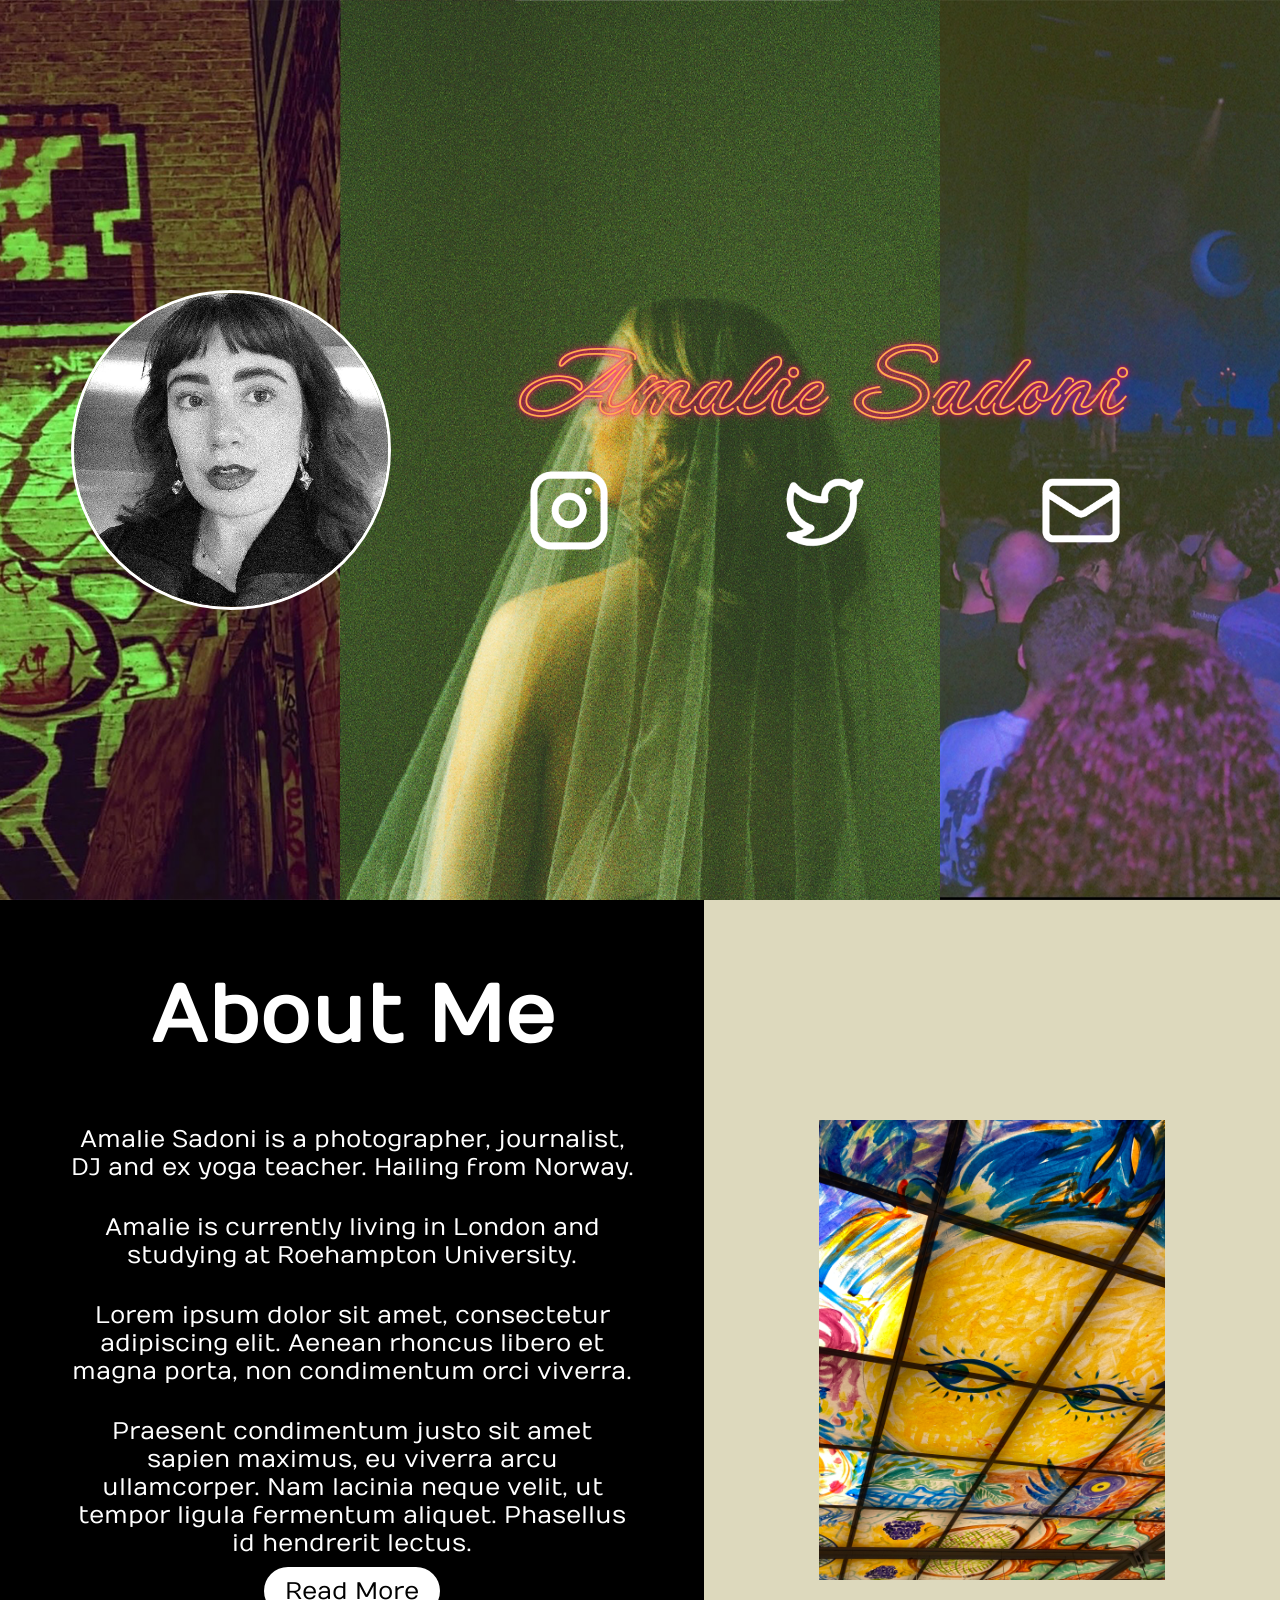
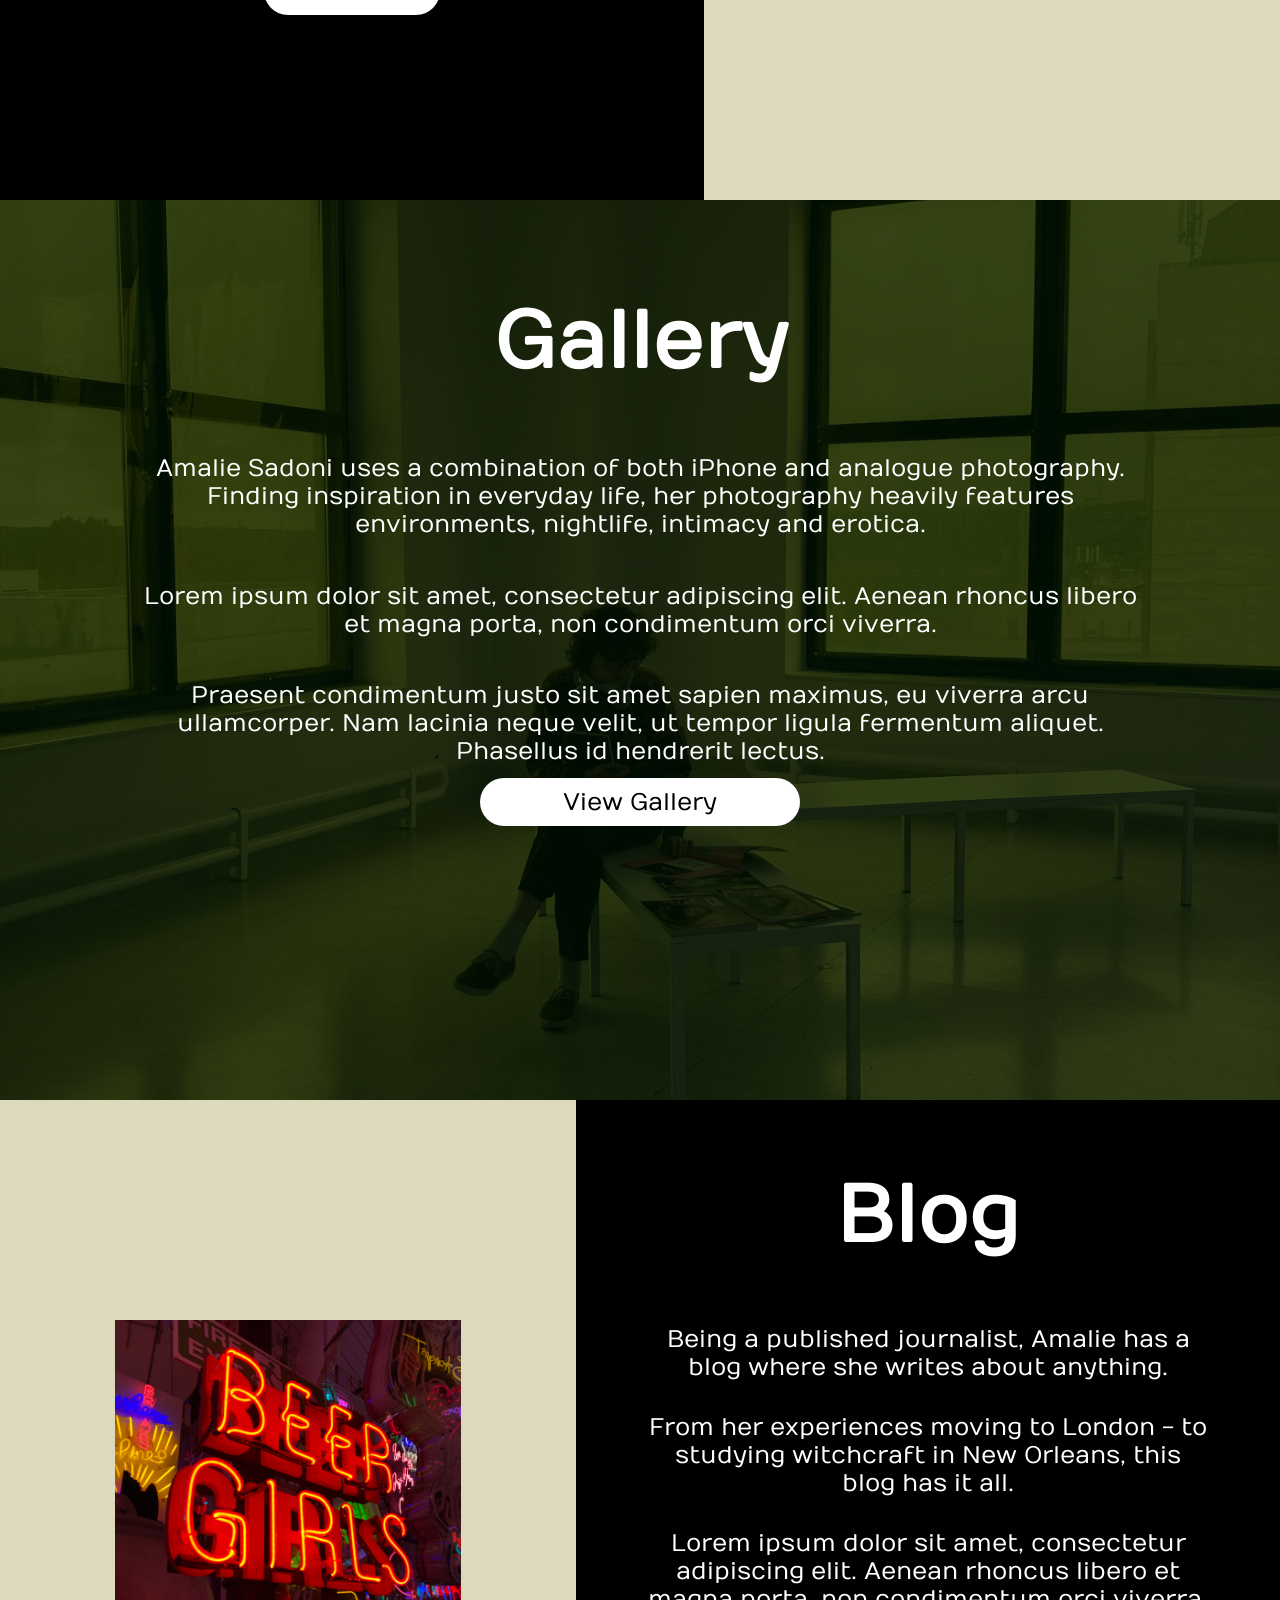
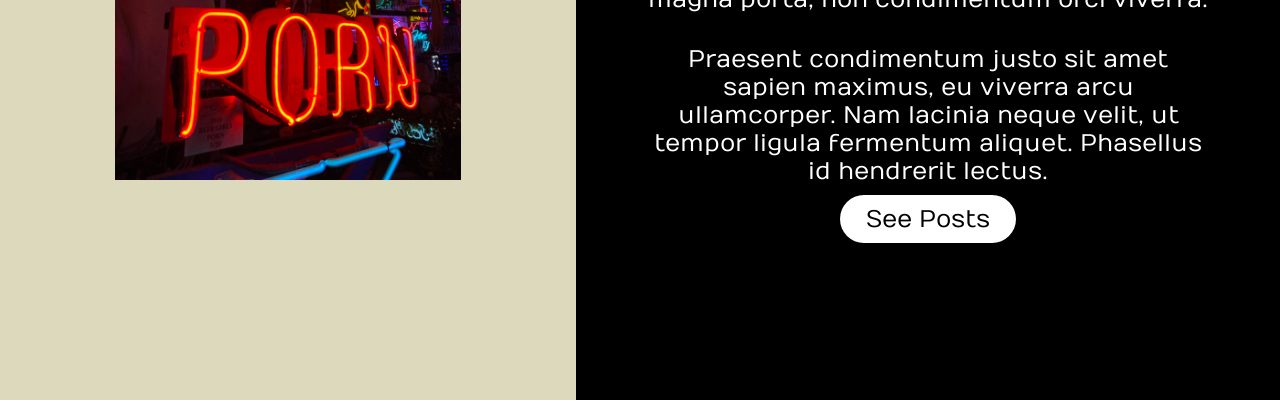
<file: index.html>
<!DOCTYPE html>
<html lang="en">
  <head>
    <meta charset="UTF-8" />
    <meta name="viewport" content="width=device-width, initial-scale=1.0" />
    <link href="styles.css" rel="stylesheet" />
    <title>Amalie Sadoni</title>
    <link rel="icon" type="image/x-icon" href="/Media/Small Asterisk.ico" />

    <!-- Google Font Imports-->
    <link rel="preconnect" href="https://fonts.googleapis.com">
    <link rel="preconnect" href="https://fonts.gstatic.com" crossorigin>
    <link href="https://fonts.googleapis.com/css2?family=Neonderthaw&display=swap" rel="stylesheet">
    <link rel="preconnect" href="https://fonts.googleapis.com">
    <link rel="preconnect" href="https://fonts.gstatic.com" crossorigin>
    <link href="https://fonts.googleapis.com/css2?family=Numans&display=swap" rel="stylesheet">
  
  </head>

  <body>

    <!--Splash-->
    <div class="section" id="Splash">
        <img src="Media/Amalie Avatar.png" id="Avatar" alt="A selfie of Amalie Sadoni">
        <h1 class="neonderthaw-regular neon">Amalie Sadoni</h1>
        <div class="socials">
          <a href="https://www.instagram.com/zenklubben/" target="_blank"><img src="Media/icons/instagram.png" alt="The instagram logo."></a>
          <a href="https://x.com/zenklubben" target="_blank"><img src="Media/icons/twitter.png" alt="The twitter logo."></a>
          <a href="mailto:notarealemail@gmail.com"><img src="Media/icons/mail.png" alt="A mail icon."></a>
        </div>
    </div>


    <!--About Me-->
    <div class="section section-grid" id="AboutMe">
      <div class="section-text">
        <h2>About Me</h2>
        <br>
        <p>Amalie Sadoni is a photographer, journalist, DJ and ex yoga teacher. Hailing from Norway.</p>
        <br>
        <p>Amalie is currently living in London and studying at Roehampton University.</p>
        <br>
        <p>Lorem ipsum dolor sit amet, consectetur adipiscing elit. Aenean rhoncus libero et magna porta, non condimentum orci viverra.</p>
        <br>
        <p>Praesent condimentum justo sit amet sapien maximus, eu viverra arcu ullamcorper. Nam lacinia neque velit, ut tempor ligula fermentum aliquet. Phasellus id hendrerit lectus.</p>
        <a class="button" href="aboutme.html">Read More</a>        
      </div>

      <div class="section-image">
        <img src="Media/Moon Glass Window.jpeg" alt="A window with paint on it depicting the sun with eyes.">
      </div>
    </div>


    <!--Gallery-->
    <div class="section" id="Gallery">
      <h2>Gallery</h2>
      <p>Amalie Sadoni uses a combination of both iPhone and analogue photography. Finding inspiration in everyday life, her photography heavily features environments, nightlife, intimacy and erotica.</p>
      <br>
      <p>Lorem ipsum dolor sit amet, consectetur adipiscing elit. Aenean rhoncus libero et magna porta, non condimentum orci viverra.</p>
      <br>
      <p>Praesent condimentum justo sit amet sapien maximus, eu viverra arcu ullamcorper. Nam lacinia neque velit, ut tempor ligula fermentum aliquet. Phasellus id hendrerit lectus.</p>
          <a class="button" href="gallery.html">View Gallery</a>
    </div>

    
    <!--Blog-->
    <div class="section section-grid" id="Blog">
      <div class="section-image">
        <img src="Media/Beer Girls Porn.jpeg" alt="A neon sign that reads: Beer, Girls, Porn.">
      </div>
      <div class="section-text">
        <h2>Blog</h2>
        <br>
        <p>Being a published journalist, Amalie has a blog where she writes about anything.</p>
        <br>
        <p>From her experiences moving to London - to studying witchcraft in New Orleans, this blog has it all.</p>
        <br>
        <p>Lorem ipsum dolor sit amet, consectetur adipiscing elit. Aenean rhoncus libero et magna porta, non condimentum orci viverra.</p>
        <br>
        <p>Praesent condimentum justo sit amet sapien maximus, eu viverra arcu ullamcorper. Nam lacinia neque velit, ut tempor ligula fermentum aliquet. Phasellus id hendrerit lectus.</p>
          <a class="button" href="blog.html">See Posts</a>
    </div>

</html>
</file>
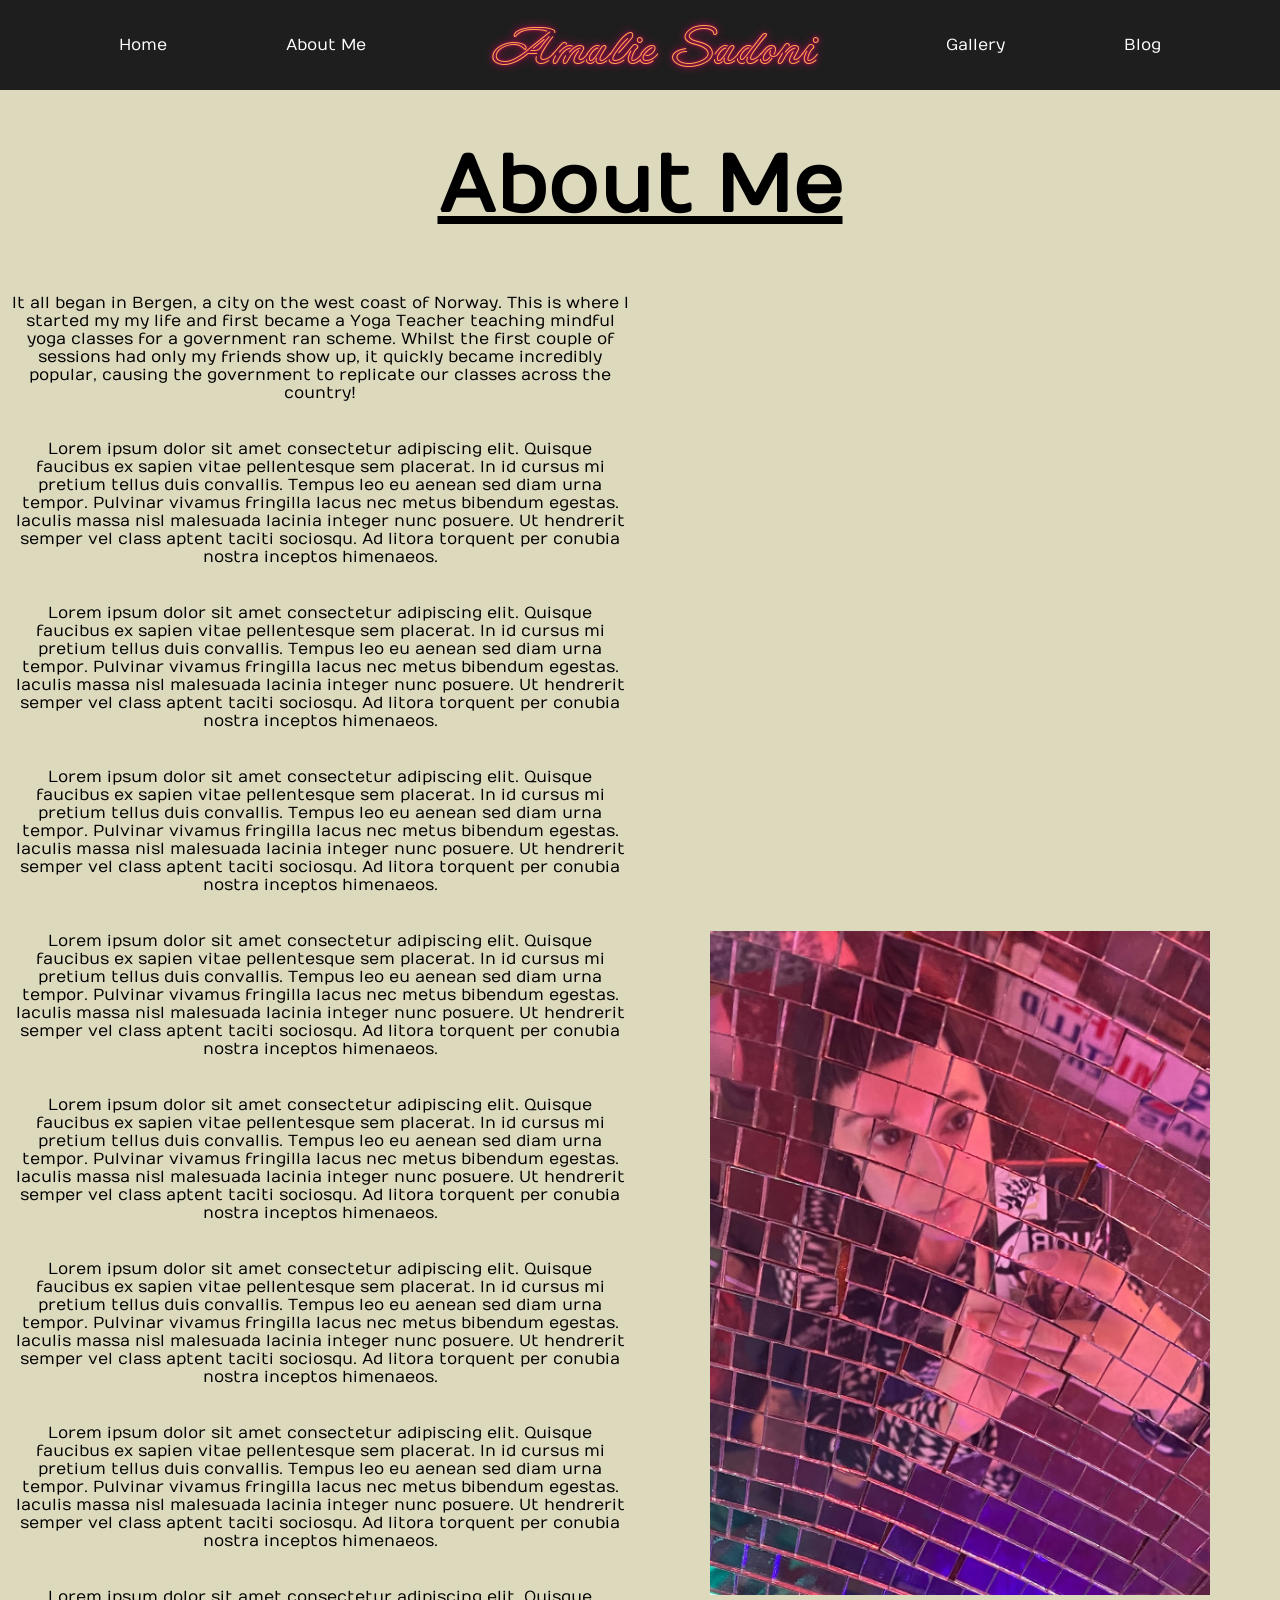
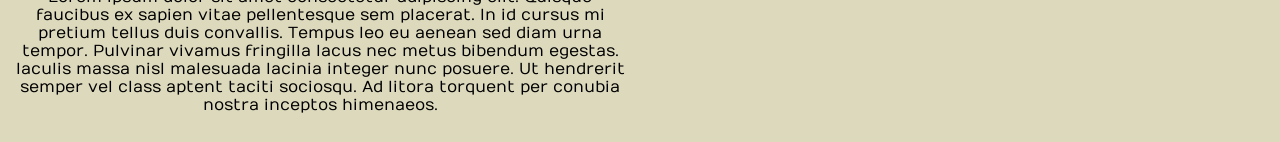
<file: aboutme.html>
<!DOCTYPE html>
<html lang="en">
  <head>
    <meta charset="UTF-8" />
    <meta name="viewport" content="width=device-width, initial-scale=1.0" />
    <link href="styles.css" rel="stylesheet" />
    <title>About Amalie</title>
    <link rel="icon" type="image/x-icon" href="/Media/Small Asterisk.ico" />

    <!-- Google Font Imports-->
    <link rel="preconnect" href="https://fonts.googleapis.com">
    <link rel="preconnect" href="https://fonts.gstatic.com" crossorigin>
    <link href="https://fonts.googleapis.com/css2?family=Neonderthaw&display=swap" rel="stylesheet">
    <link rel="preconnect" href="https://fonts.googleapis.com">
    <link rel="preconnect" href="https://fonts.gstatic.com" crossorigin>
    <link href="https://fonts.googleapis.com/css2?family=Numans&display=swap" rel="stylesheet">
  
  </head>

<body>
  <ul class="navbar">
    <li><a href="index.html">Home</a></li>
    <li><a href="aboutme.html">About Me</a></li>
    <li><a href="index.html"><h2 class="neonderthaw-regular neon">Amalie Sadoni</h2></a></li>
    <li><a href="gallery.html">Gallery</a></li>
    <li><a href="blog.html">Blog</a></li>
  </ul>

  <h1 class="page-title">About Me</h1>
  <div class="grid">
    <div class="aboutme">
      <p>It all began in Bergen, a city on the west coast of Norway. This is where I started my my life and first became a Yoga Teacher teaching mindful yoga classes for a government ran scheme. Whilst the first couple of sessions had only my friends show up, it quickly became incredibly popular, causing the government to replicate our classes across the country!</p>
      <br>
      <p>Lorem ipsum dolor sit amet consectetur adipiscing elit. Quisque faucibus ex sapien vitae pellentesque sem placerat. In id cursus mi pretium tellus duis convallis. Tempus leo eu aenean sed diam urna tempor. Pulvinar vivamus fringilla lacus nec metus bibendum egestas. Iaculis massa nisl malesuada lacinia integer nunc posuere. Ut hendrerit semper vel class aptent taciti sociosqu. Ad litora torquent per conubia nostra inceptos himenaeos.</p>
      <br>
      <p>Lorem ipsum dolor sit amet consectetur adipiscing elit. Quisque faucibus ex sapien vitae pellentesque sem placerat. In id cursus mi pretium tellus duis convallis. Tempus leo eu aenean sed diam urna tempor. Pulvinar vivamus fringilla lacus nec metus bibendum egestas. Iaculis massa nisl malesuada lacinia integer nunc posuere. Ut hendrerit semper vel class aptent taciti sociosqu. Ad litora torquent per conubia nostra inceptos himenaeos.</p>
      <br>
      <p>Lorem ipsum dolor sit amet consectetur adipiscing elit. Quisque faucibus ex sapien vitae pellentesque sem placerat. In id cursus mi pretium tellus duis convallis. Tempus leo eu aenean sed diam urna tempor. Pulvinar vivamus fringilla lacus nec metus bibendum egestas. Iaculis massa nisl malesuada lacinia integer nunc posuere. Ut hendrerit semper vel class aptent taciti sociosqu. Ad litora torquent per conubia nostra inceptos himenaeos.</p>
      <br>
      <p>Lorem ipsum dolor sit amet consectetur adipiscing elit. Quisque faucibus ex sapien vitae pellentesque sem placerat. In id cursus mi pretium tellus duis convallis. Tempus leo eu aenean sed diam urna tempor. Pulvinar vivamus fringilla lacus nec metus bibendum egestas. Iaculis massa nisl malesuada lacinia integer nunc posuere. Ut hendrerit semper vel class aptent taciti sociosqu. Ad litora torquent per conubia nostra inceptos himenaeos.</p>
      <br>
      <p>Lorem ipsum dolor sit amet consectetur adipiscing elit. Quisque faucibus ex sapien vitae pellentesque sem placerat. In id cursus mi pretium tellus duis convallis. Tempus leo eu aenean sed diam urna tempor. Pulvinar vivamus fringilla lacus nec metus bibendum egestas. Iaculis massa nisl malesuada lacinia integer nunc posuere. Ut hendrerit semper vel class aptent taciti sociosqu. Ad litora torquent per conubia nostra inceptos himenaeos.</p>
      <br>
      <p>Lorem ipsum dolor sit amet consectetur adipiscing elit. Quisque faucibus ex sapien vitae pellentesque sem placerat. In id cursus mi pretium tellus duis convallis. Tempus leo eu aenean sed diam urna tempor. Pulvinar vivamus fringilla lacus nec metus bibendum egestas. Iaculis massa nisl malesuada lacinia integer nunc posuere. Ut hendrerit semper vel class aptent taciti sociosqu. Ad litora torquent per conubia nostra inceptos himenaeos.</p>
      <br>
      <p>Lorem ipsum dolor sit amet consectetur adipiscing elit. Quisque faucibus ex sapien vitae pellentesque sem placerat. In id cursus mi pretium tellus duis convallis. Tempus leo eu aenean sed diam urna tempor. Pulvinar vivamus fringilla lacus nec metus bibendum egestas. Iaculis massa nisl malesuada lacinia integer nunc posuere. Ut hendrerit semper vel class aptent taciti sociosqu. Ad litora torquent per conubia nostra inceptos himenaeos.</p>
      <br>
      <p>Lorem ipsum dolor sit amet consectetur adipiscing elit. Quisque faucibus ex sapien vitae pellentesque sem placerat. In id cursus mi pretium tellus duis convallis. Tempus leo eu aenean sed diam urna tempor. Pulvinar vivamus fringilla lacus nec metus bibendum egestas. Iaculis massa nisl malesuada lacinia integer nunc posuere. Ut hendrerit semper vel class aptent taciti sociosqu. Ad litora torquent per conubia nostra inceptos himenaeos.</p>
      <br>
      
    </div>
    <iframe alt="A map of Bergen in Norway." class="map" src="https://www.google.com/maps/embed?pb=!1m18!1m12!1m3!1d150065.09717486028!2d5.293133596497807!3d60.384011713814246!2m3!1f0!2f0!3f0!3m2!1i1024!2i768!4f13.1!3m3!1m2!1s0x46390d4966767d77%3A0x9e42a03eb4de0a08!2sBergen%2C%20Norway!5e0!3m2!1sen!2suk!4v1768383760853!5m2!1sen!2suk" width="800" height="600" style="border:0;" allowfullscreen="" loading="lazy" referrerpolicy="no-referrer-when-downgrade"></iframe>
  <img id="disco" src="Media/amaliediscoball.jpg" alt="A mirror selfie of Amalie Sadoni reflected in a disco ball.">
  </div>
</body>
</html>
</file>
<file: styles.css>
html {
  scroll-behavior: smooth;
}

* {
    padding: 0px;
    margin: 0px;
    overflow-x: hidden;
    box-sizing: border-box;
    font-family: "Numans";
    
    /* Delete comment for debug*/
    /*border: red 2px;
    border-style: solid;*/
}

body {
  background-color: #DDD9BD;
}
/* Google fonts */
.neonderthaw-regular {
  font-family: "Neonderthaw", cursive;
  font-weight: 400;
  font-style: normal;
}

.numans-regular {
  font-family: "Numans", sans-serif;
  font-weight: 400;
  font-style: normal;
}

.section {
    height: 100vh;
    width: 100vw;
    background-color: #DDD9BD;
}

.neon {
  color: #FFAD4E;
  text-shadow: 0 0 3px #ff006f,
  0 0 10px #ff006f;
}

/*How to code this was genuinely the worst thing I've ever done it made me wanna cry omg LMFAO*/
#Splash {
  background-image: url(Media/Amalie\ Collage.png);
  background-repeat: repeat;
  background-position: center;
  background-size: cover;
  display: grid;
  grid-template-columns: auto auto;
  grid-template-rows: auto auto;
  justify-content: center;
  align-content: center;
}

#Splash h1 {
  /* Clamp function syntax: Min size, preferred size, max size. +1 rem is so that it can be zoomed for accessability.*/
  font-size: clamp(80%, 6vw + 1rem, 95vw);
  text-wrap: nowrap;
  text-align: center;
  margin: auto;
  padding: 0px 1rem;
}

#Avatar {
  border: white;
  border-style: solid;
  border-radius: 100%;
  width: 25vw;
  grid-row-start: 1;
  grid-row-end: 3;
  margin-right: 50px;
}

.socials {
  display: flex;
  justify-content: space-evenly;
}

.socials img {
  height: auto;
  width: 33%; 
}

#AboutMe {
  display: grid;
  grid-template-columns: 55% auto;
}

#Blog {
  display: grid;
  grid-template-columns: auto 55%;
}

.section {
  background-color: #000;
  color: white;
  font-family: "Numans";
  text-align: center;
}

.section h2 {
  font-size: 5rem;
  margin: 10% 5% 5% 5%;
}

.section p {
  font-size: 1.5rem;
  margin: 1% Min(10%, 20%);
}

.button {
  margin: 10px auto;
  text-align: center;
  padding: 10px;
  display: block;
  color: #000;
  background-color: white;
  border: white 10px;
  width: 25%;
  border-radius: 50px;
  justify-content: center;
  align-items: center;
  text-decoration: none;
  font-size: 150%;
}

.button:hover {
  background-color: #DDD9BD;
  transition-duration: 1s;
}

.section-image {
  background-color: #DDD9BD;
  display: flex;
  justify-content: center;
  align-items: center;
}

.section-image img {
  width: 60%;
}

.section-text {
  justify-content: center;
  align-items: center;
}

#Gallery {
  background-image: url(Media/Gallery\ Background.png);
  background-repeat: repeat;
  background-position: center;
  background-size: cover;
}

#Gallery h2 {
  margin-top: 7.5%;
}

.navbar {
  width: 100vw;
  height: 10vh;
  background-color: #1E1E1E;
}

.navbar {
  display: flex;
  justify-content: space-evenly;
  align-items: center;
  text-decoration: none;
}

.navbar a,ul,li,h2 {
  display: block;
  text-decoration: none;
}

.navbar a {
    color: white;
    text-align: center;
}

.navbar h2 {
  font-size: 50px;
  text-wrap: nowrap;
  padding: 10px;
}

.map {
  width: 100%;
  height: 500px;
  float: right;
}

.grid {
  display: grid;
  grid-template-columns: 50% 50%;
  justify-items: center;
}

.page-title {
  text-align: center;
  margin: 50px 0px 50px 0px;
  font-size: 5rem;
  text-decoration: underline;
}

p {
  text-align: center;
  margin: 10px;
}

.aboutme {
  grid-row-end: span 2;
}

#disco {
  width: 500px;
}

.gallery {
  width: 100vw;
  display: grid;
  grid-template-columns: 25% 25% 25% 25%;
  align-items: center;
  justify-content: space-evenly;
}

/*Selects all img tags whos parent element has gallery class*/
.gallery > img {
  width: 100%;
  height: auto;
  padding: 5%;
}

.article-container {
  width: 100vw;
  display: flex;
  flex-direction: column;
  align-items: center;
}

.article {
  display: grid;
  grid-template-columns: auto auto;
  color: white;
  width: min(95%, 1000px);
  height: auto;
  background-color: #1E1E1E;
  margin: 50px;
  justify-content: center;
  align-items: center;
  overflow-y: hidden;
  overflow-x: hidden;
}

.article > img {
  width: 100%;
}

.article h2, h3, h4, p {
  text-align: center;
  margin: 10px;
}


@media (max-width: 800px) {
  
  .section-image {
    display: none;
  }

  #AboutMe {
  display: grid;
  grid-template-columns: 100%;
  background-image: url(Media/Moon\ Glass\ Window\ Background.png);
  background-repeat: repeat;
  background-position: center;
  background-size: cover;
}

  #Blog {
  display: grid;
  grid-template-columns: 100%;
  background-image: url(Media//Beer\ Girls\ Porn\ Background.png);
  background-repeat: repeat;
  background-position: center;
  background-size: cover;
}

#Splash {
  background-image: url(Media/Amalie\ Collage.png);
  background-repeat: repeat;
  background-position: center;
  display: block;
  background-size: cover;
  justify-content: center;
  align-content: center;
}

#Avatar {
  border: white;
  border-style: solid;
  border-radius: 100%;
  width: 60vw;
  margin: auto;
}

#Splash h1 {
  /* Clamp function syntax: Min size, preferred size, max size. +1 rem is so that it can be zoomed for accessability.*/
  font-size: clamp( 1.8rem , 12vw + 1rem, 7.5rem);
  text-wrap: wrap;
  text-align: center;
  margin: 50px 1%;
  padding: 0px 1rem;
}

.gallery {
  width: 100vw;
  display: grid;
  grid-template-columns: 1fr 1fr;
}

}
</file>
